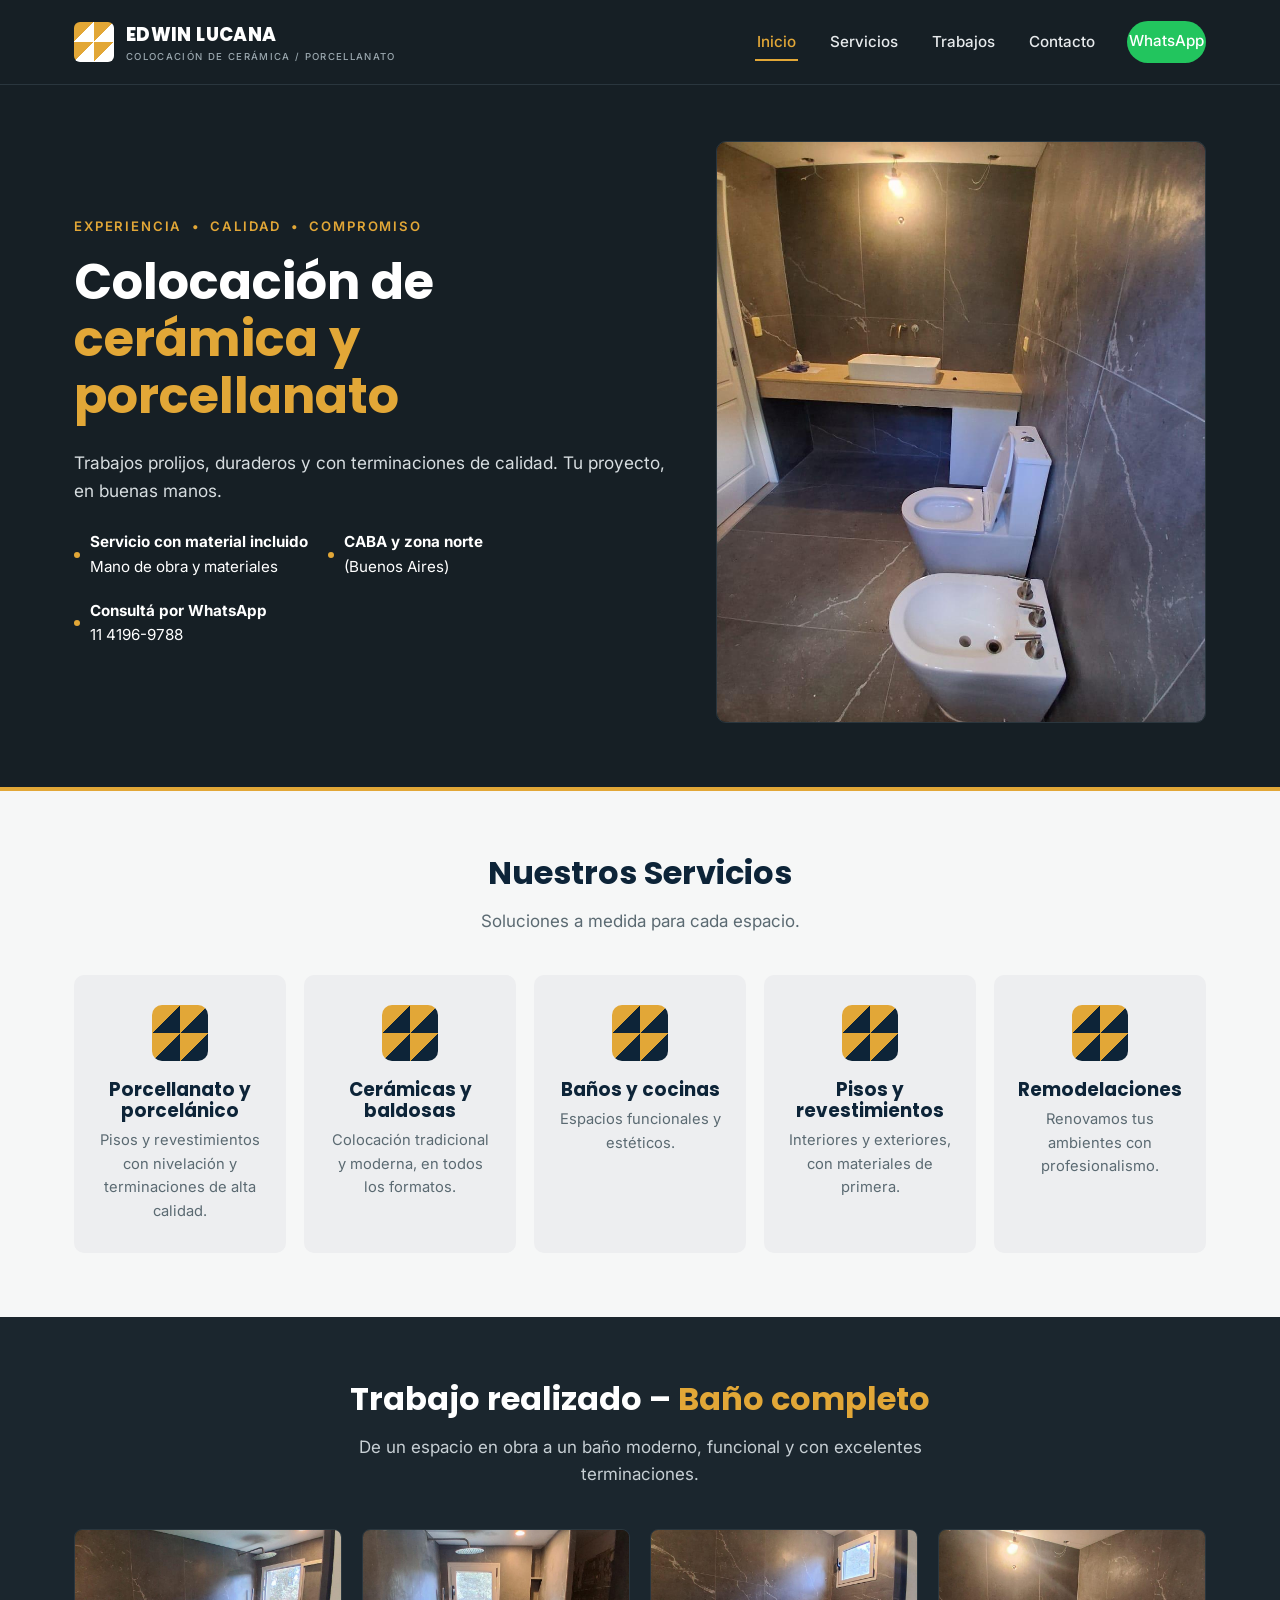
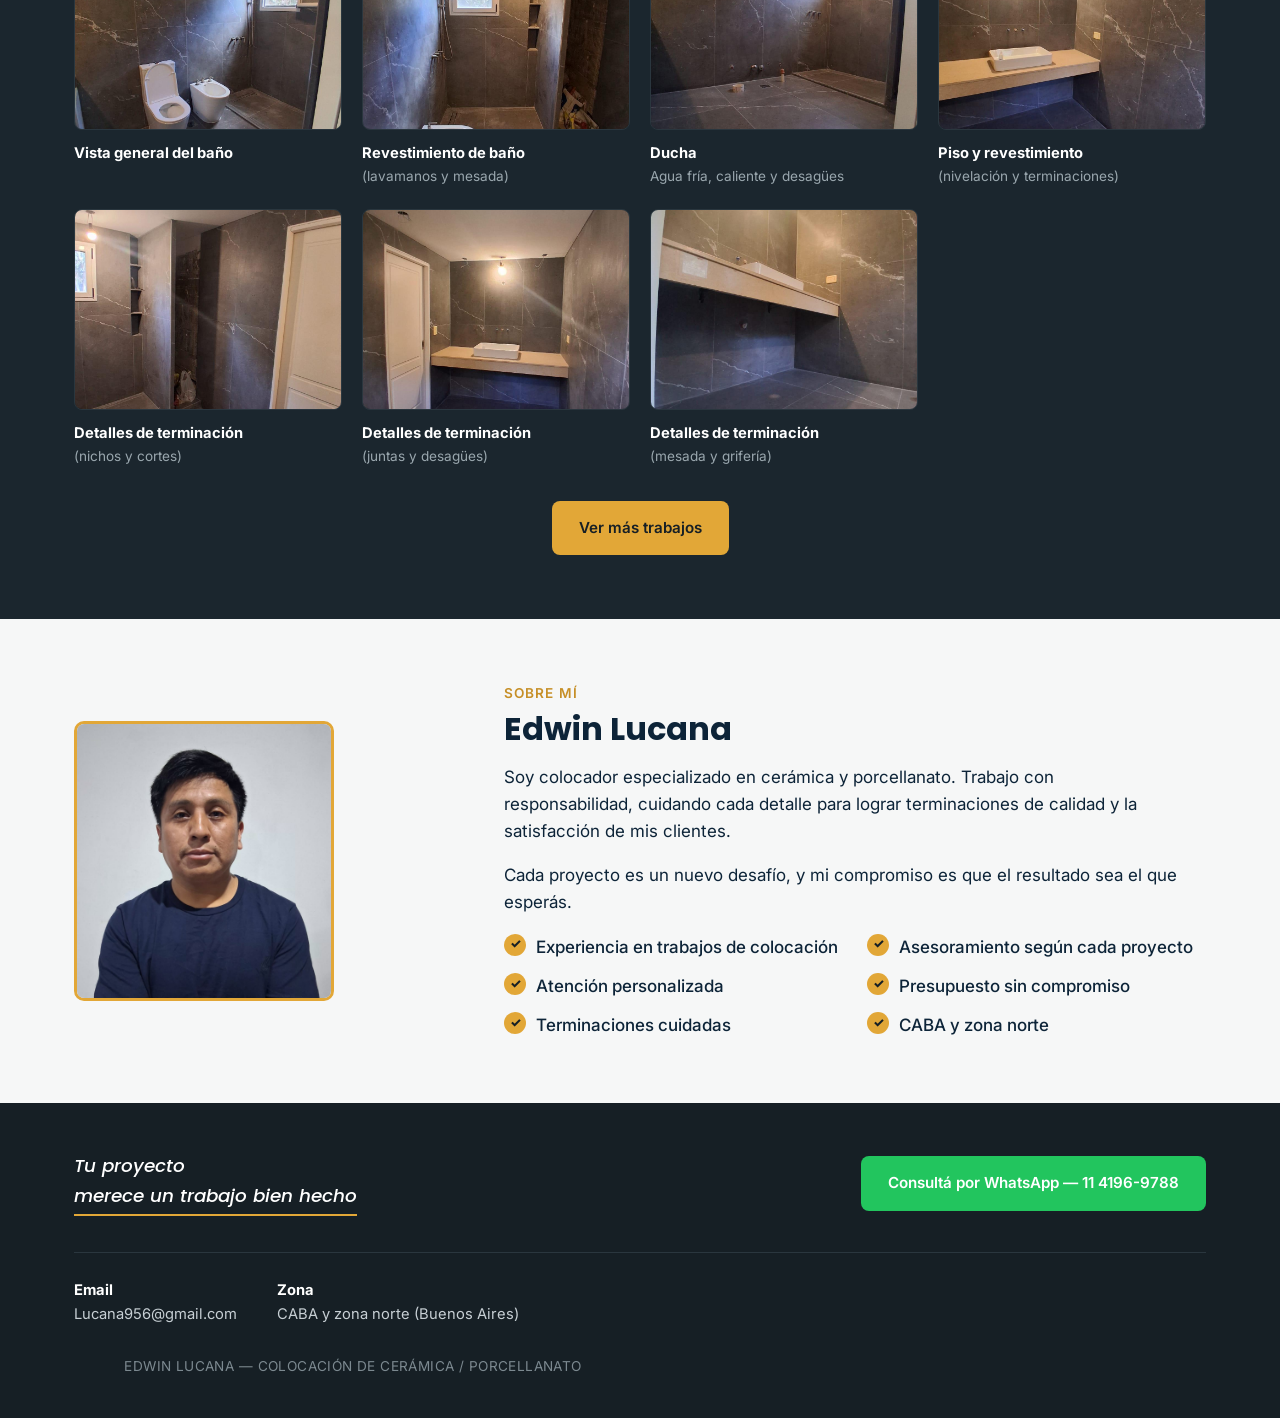
<file: index.html>
<!DOCTYPE html>
<html lang="es">
<head>
<meta charset="UTF-8">
<meta name="viewport" content="width=device-width, initial-scale=1">
<title>Edwin Lucana — Colocación de Cerámica / Porcellanato</title>
<meta name="description" content="Colocación de cerámica y porcellanato en CABA y zona norte. Trabajos prolijos, duraderos y con terminaciones de calidad.">
<link rel="stylesheet" href="css/style.css">
</head>
<body>

<header class="site-header">
  <div class="wrap">
    <a class="brand" href="index.html">
      <span class="brand-mark" aria-hidden="true"></span>
      <span><strong>EDWIN LUCANA</strong><small>COLOCACIÓN DE CERÁMICA / PORCELLANATO</small></span>
    </a>
    <button class="nav-toggle" aria-label="Abrir menú" aria-expanded="false"><span></span></button>
    <nav class="primary">
      <ul>
        <li><a href="index.html" aria-current="page">Inicio</a></li>
        <li><a href="servicios.html">Servicios</a></li>
        <li><a href="galeria.html">Trabajos</a></li>
        <li><a href="contacto.html">Contacto</a></li>
        <li><a class="nav-whatsapp" href="https://wa.me/5491141969788">WhatsApp</a></li>
      </ul>
    </nav>
  </div>
</header>

<section class="hero">
  <div class="wrap">
    <div>
      <div class="eyebrow">EXPERIENCIA &nbsp;•&nbsp; CALIDAD &nbsp;•&nbsp; COMPROMISO</div>
      <h1>Colocación de<span>cerámica y porcellanato</span></h1>
      <p class="lead">Trabajos prolijos, duraderos y con terminaciones de calidad. Tu proyecto, en buenas manos.</p>
      <div class="hero-meta">
        <div class="item"><span class="dot"></span><div><strong>Servicio con material incluido</strong>Mano de obra y materiales</div></div>
        <div class="item"><span class="dot"></span><div><strong>CABA y zona norte</strong>(Buenos Aires)</div></div>
        <div class="item"><span class="dot"></span><div><strong>Consultá por WhatsApp</strong>11 4196-9788</div></div>
      </div>
    </div>
    <div class="hero-photo">
      <img src="img/hero.jpg" alt="Ducha revestida en porcelanato símil piedra, con nicho de madera y ventana" width="800" height="580">
    </div>
  </div>
</section>

<section>
  <div class="wrap">
    <div class="section-head">
      <h2>Nuestros Servicios</h2>
      <p>Soluciones a medida para cada espacio.</p>
    </div>
    <div class="services-grid">
      <div class="service-card">
        <div class="service-icon" aria-hidden="true"></div>
        <h3>Porcellanato y porcelánico</h3>
        <p>Pisos y revestimientos con nivelación y terminaciones de alta calidad.</p>
      </div>
      <div class="service-card">
        <div class="service-icon" aria-hidden="true"></div>
        <h3>Cerámicas y baldosas</h3>
        <p>Colocación tradicional y moderna, en todos los formatos.</p>
      </div>
      <div class="service-card">
        <div class="service-icon" aria-hidden="true"></div>
        <h3>Baños y cocinas</h3>
        <p>Espacios funcionales y estéticos.</p>
      </div>
      <div class="service-card">
        <div class="service-icon" aria-hidden="true"></div>
        <h3>Pisos y revestimientos</h3>
        <p>Interiores y exteriores, con materiales de primera.</p>
      </div>
      <div class="service-card">
        <div class="service-icon" aria-hidden="true"></div>
        <h3>Remodelaciones</h3>
        <p>Renovamos tus ambientes con profesionalismo.</p>
      </div>
    </div>
  </div>
</section>

<section class="on-dark">
  <div class="wrap">
    <div class="section-head on-dark">
      <h2>Trabajo realizado – <span style="color:var(--gold)">Baño completo</span></h2>
      <p>De un espacio en obra a un baño moderno, funcional y con excelentes terminaciones.</p>
    </div>
    <div class="gallery-grid">
      <figure>
        <div class="frame">
          <img src="img/g1.jpg" alt="Vista general del baño terminado">
        </div>
        <figcaption><strong>Vista general del baño</strong></figcaption>
      </figure>
      <figure>
        <div class="frame"><img src="img/g2.jpg" alt="Mesada y bacha de baño revestidas en porcelanato"></div>
        <figcaption><strong>Revestimiento de baño</strong><span>(lavamanos y mesada)</span></figcaption>
      </figure>
      <figure>
        <div class="frame"><img src="img/g3.jpg" alt="Ducha con revestimiento de porcelanato y ventana"></div>
        <figcaption><strong>Ducha</strong><span>Agua fría, caliente y desagües</span></figcaption>
      </figure>
      <figure>
        <div class="frame"><img src="img/g4.jpg" alt="Piso e inodoro con bidet revestidos"></div>
        <figcaption><strong>Piso y revestimiento</strong><span>(nivelación y terminaciones)</span></figcaption>
      </figure>
      <figure>
        <div class="frame"><img src="img/g5.jpg" alt="Nicho de madera con cortes de precisión"></div>
        <figcaption><strong>Detalles de terminación</strong><span>(nichos y cortes)</span></figcaption>
      </figure>
      <figure>
        <div class="frame"><img src="img/g6.jpg" alt="Piso de ducha con desagüe lineal"></div>
        <figcaption><strong>Detalles de terminación</strong><span>(juntas y desagües)</span></figcaption>
      </figure>
      <figure>
        <div class="frame"><img src="img/g7.jpg" alt="Mesada y grifería terminadas"></div>
        <figcaption><strong>Detalles de terminación</strong><span>(mesada y grifería)</span></figcaption>
      </figure>
    </div>
    <div style="text-align:center; margin-top:32px;"><a class="btn btn-gold" href="galeria.html">Ver más trabajos</a></div>
  </div>
</section>

<section>
  <div class="wrap about-wrap">
    <img class="about-photo" src="img/portrait.jpg" alt="Edwin Lucana">
    <div class="about-text">
      <div class="kicker">SOBRE MÍ</div>
      <h2 style="text-align:left">Edwin Lucana</h2>
      <p>Soy colocador especializado en cerámica y porcellanato. Trabajo con responsabilidad, cuidando cada detalle para lograr terminaciones de calidad y la satisfacción de mis clientes.</p>
      <p>Cada proyecto es un nuevo desafío, y mi compromiso es que el resultado sea el que esperás.</p>
      <div class="about-cols">
        <ul class="checklist">
          <li><span class="tick">✓</span>Experiencia en trabajos de colocación</li>
          <li><span class="tick">✓</span>Atención personalizada</li>
          <li><span class="tick">✓</span>Terminaciones cuidadas</li>
        </ul>
        <ul class="checklist">
          <li><span class="tick">✓</span>Asesoramiento según cada proyecto</li>
          <li><span class="tick">✓</span>Presupuesto sin compromiso</li>
          <li><span class="tick">✓</span>CABA y zona norte</li>
        </ul>
      </div>
    </div>
  </div>
</section>

<footer class="site-footer">
  <div class="wrap">
    <div class="footer-cta">
      <div class="script">Tu proyecto<br>merece un trabajo bien hecho</div>
      <a class="btn btn-whatsapp" href="https://wa.me/5491141969788">Consultá por WhatsApp — 11 4196-9788</a>
    </div>
    <div class="footer-info">
      <div class="item"><div><strong>Email</strong>Lucana956@gmail.com</div></div>
      <div class="item"><div><strong>Zona</strong>CABA y zona norte (Buenos Aires)</div></div>
    </div>
    <p class="footer-bottom" style="margin-top:30px;">EDWIN LUCANA — COLOCACIÓN DE CERÁMICA / PORCELLANATO</p>
  </div>
</footer>

<script src="js/script.js"></script>
</body>
</html>
</file>
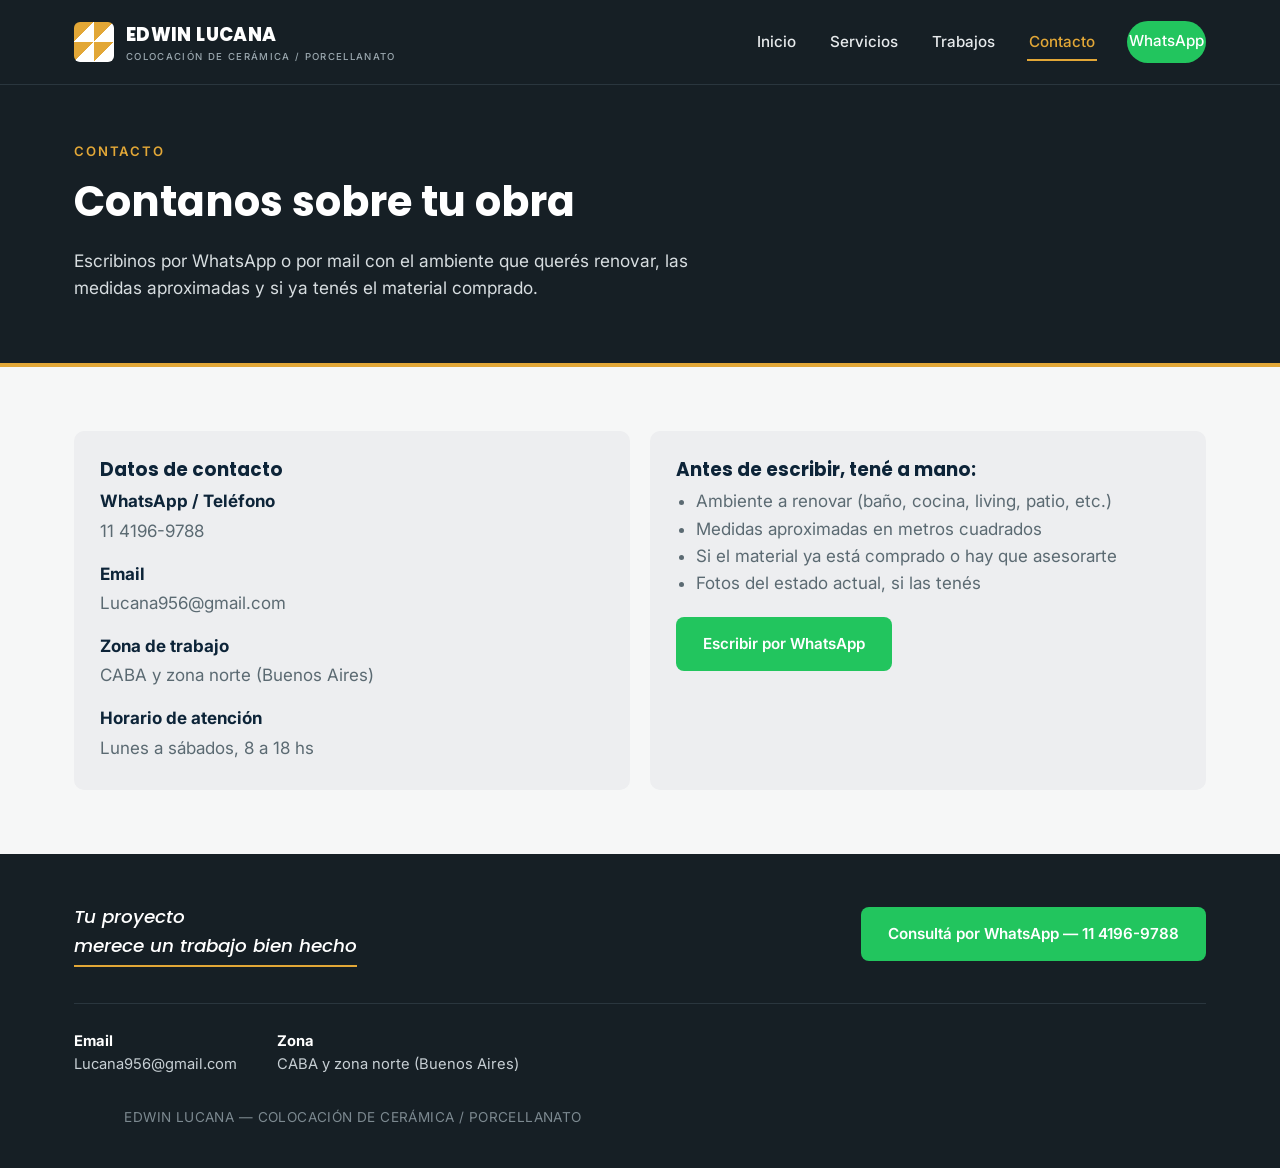
<file: contacto.html>
<!DOCTYPE html>
<html lang="es">
<head>
<meta charset="UTF-8">
<meta name="viewport" content="width=device-width, initial-scale=1">
<title>Contacto | Edwin Lucana — Colocación de Cerámica / Porcellanato</title>
<meta name="description" content="Solicitá un presupuesto para colocación de cerámica o porcellanato en CABA y zona norte.">
<link rel="stylesheet" href="css/style.css">
</head>
<body>

<header class="site-header">
  <div class="wrap">
    <a class="brand" href="index.html">
      <span class="brand-mark" aria-hidden="true"></span>
      <span><strong>EDWIN LUCANA</strong><small>COLOCACIÓN DE CERÁMICA / PORCELLANATO</small></span>
    </a>
    <button class="nav-toggle" aria-label="Abrir menú" aria-expanded="false"><span></span></button>
    <nav class="primary">
      <ul>
        <li><a href="index.html">Inicio</a></li>
        <li><a href="servicios.html">Servicios</a></li>
        <li><a href="galeria.html">Trabajos</a></li>
        <li><a href="contacto.html" aria-current="page">Contacto</a></li>
        <li><a class="nav-whatsapp" href="https://wa.me/5491141969788">WhatsApp</a></li>
      </ul>
    </nav>
  </div>
</header>

<section class="hero" style="padding-bottom:44px;">
  <div class="wrap" style="grid-template-columns: 1fr;">
    <div>
      <div class="eyebrow">CONTACTO</div>
      <h1 style="font-size:clamp(2rem,4vw,2.6rem)">Contanos sobre tu obra</h1>
      <p class="lead">Escribinos por WhatsApp o por mail con el ambiente que querés renovar, las medidas aproximadas y si ya tenés el material comprado.</p>
    </div>
  </div>
</section>

<section>
  <div class="wrap contact-grid">
    <div class="tile">
      <h3>Datos de contacto</h3>
      <dl>
        <dt>WhatsApp / Teléfono</dt>
        <dd><a href="https://wa.me/5491141969788">11 4196-9788</a></dd>
        <dt>Email</dt>
        <dd><a href="mailto:Lucana956@gmail.com">Lucana956@gmail.com</a></dd>
        <dt>Zona de trabajo</dt>
        <dd>CABA y zona norte (Buenos Aires)</dd>
        <dt>Horario de atención</dt>
        <dd>Lunes a sábados, 8 a 18 hs</dd>
      </dl>
    </div>
    <div class="tile">
      <h3>Antes de escribir, tené a mano:</h3>
      <ul style="padding-left:20px; color:#5b6a72; margin:0 0 20px;">
        <li>Ambiente a renovar (baño, cocina, living, patio, etc.)</li>
        <li>Medidas aproximadas en metros cuadrados</li>
        <li>Si el material ya está comprado o hay que asesorarte</li>
        <li>Fotos del estado actual, si las tenés</li>
      </ul>
      <a class="btn btn-whatsapp" href="https://wa.me/5491141969788">Escribir por WhatsApp</a>
    </div>
  </div>
</section>

<footer class="site-footer">
  <div class="wrap">
    <div class="footer-cta">
      <div class="script">Tu proyecto<br>merece un trabajo bien hecho</div>
      <a class="btn btn-whatsapp" href="https://wa.me/5491141969788">Consultá por WhatsApp — 11 4196-9788</a>
    </div>
    <div class="footer-info">
      <div class="item"><div><strong>Email</strong>Lucana956@gmail.com</div></div>
      <div class="item"><div><strong>Zona</strong>CABA y zona norte (Buenos Aires)</div></div>
    </div>
    <p class="footer-bottom" style="margin-top:30px;">EDWIN LUCANA — COLOCACIÓN DE CERÁMICA / PORCELLANATO</p>
  </div>
</footer>

<script src="js/script.js"></script>
</body>
</html>
</file>
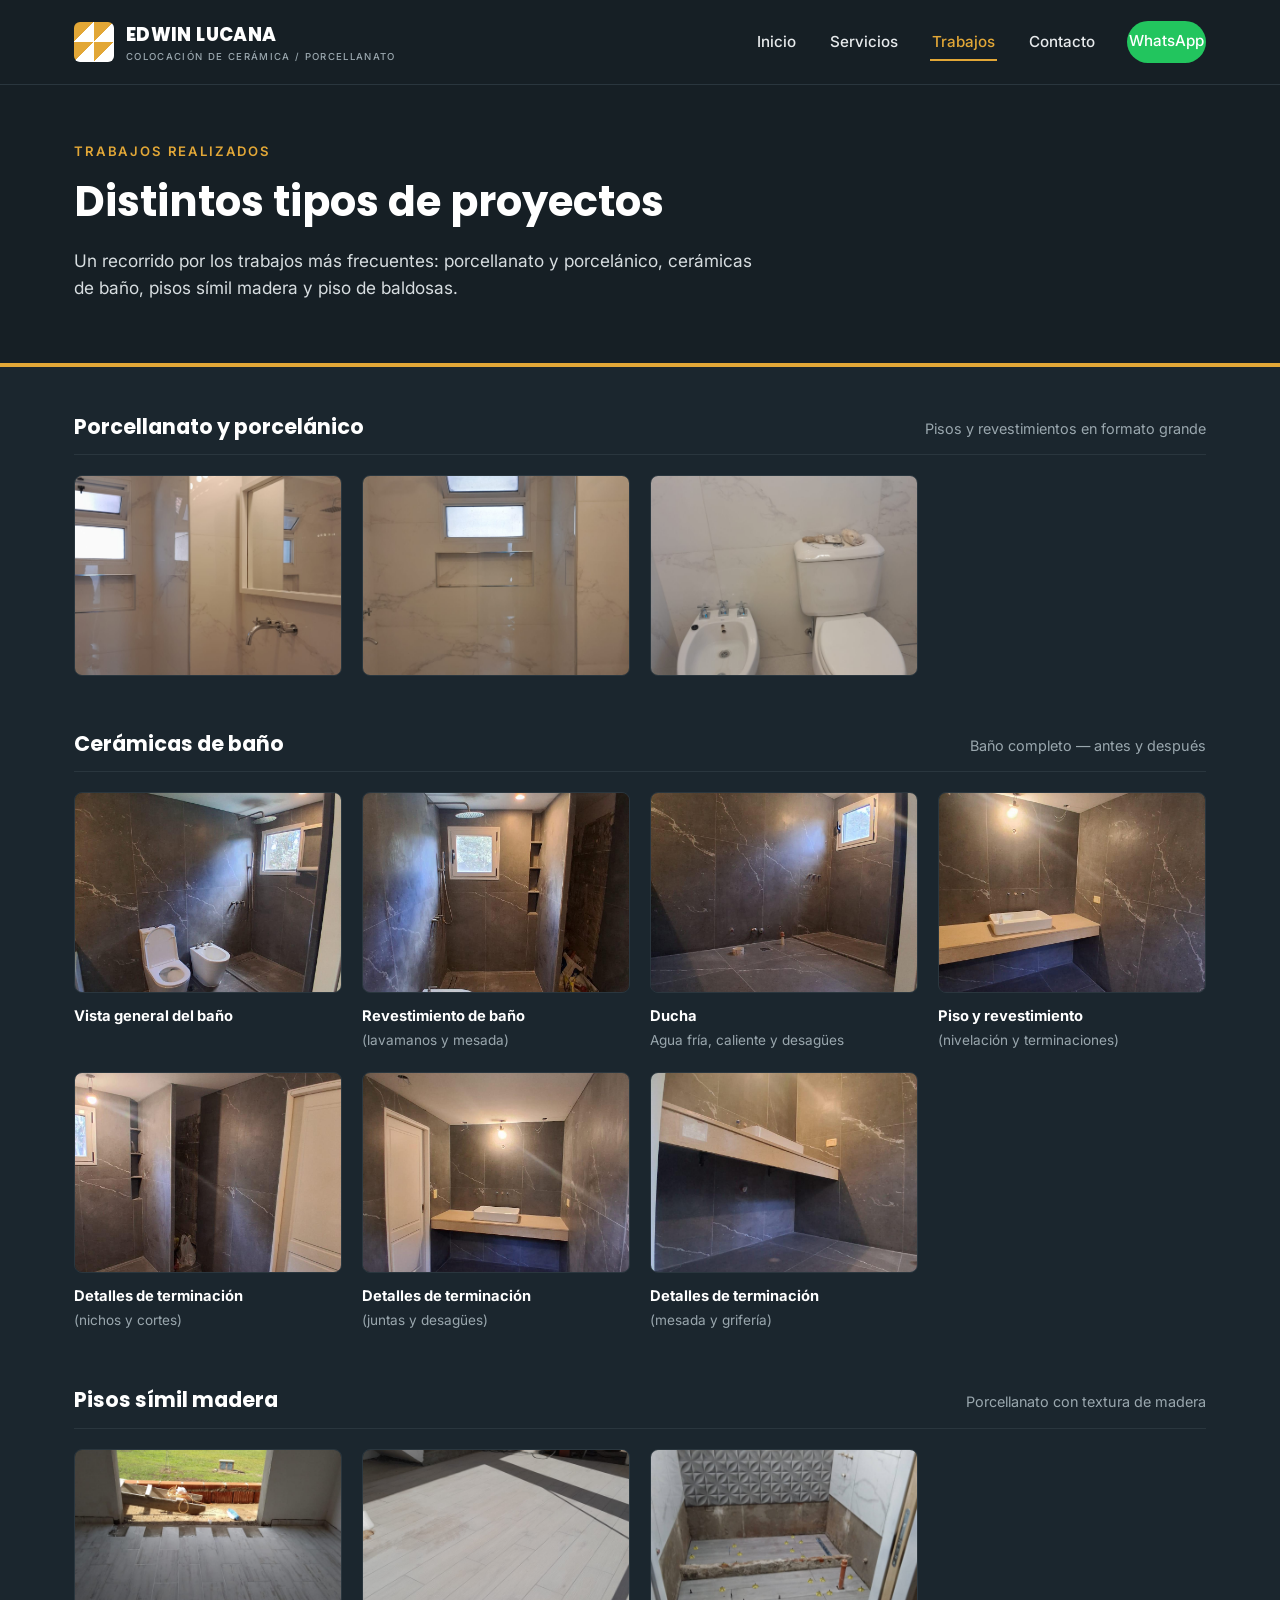
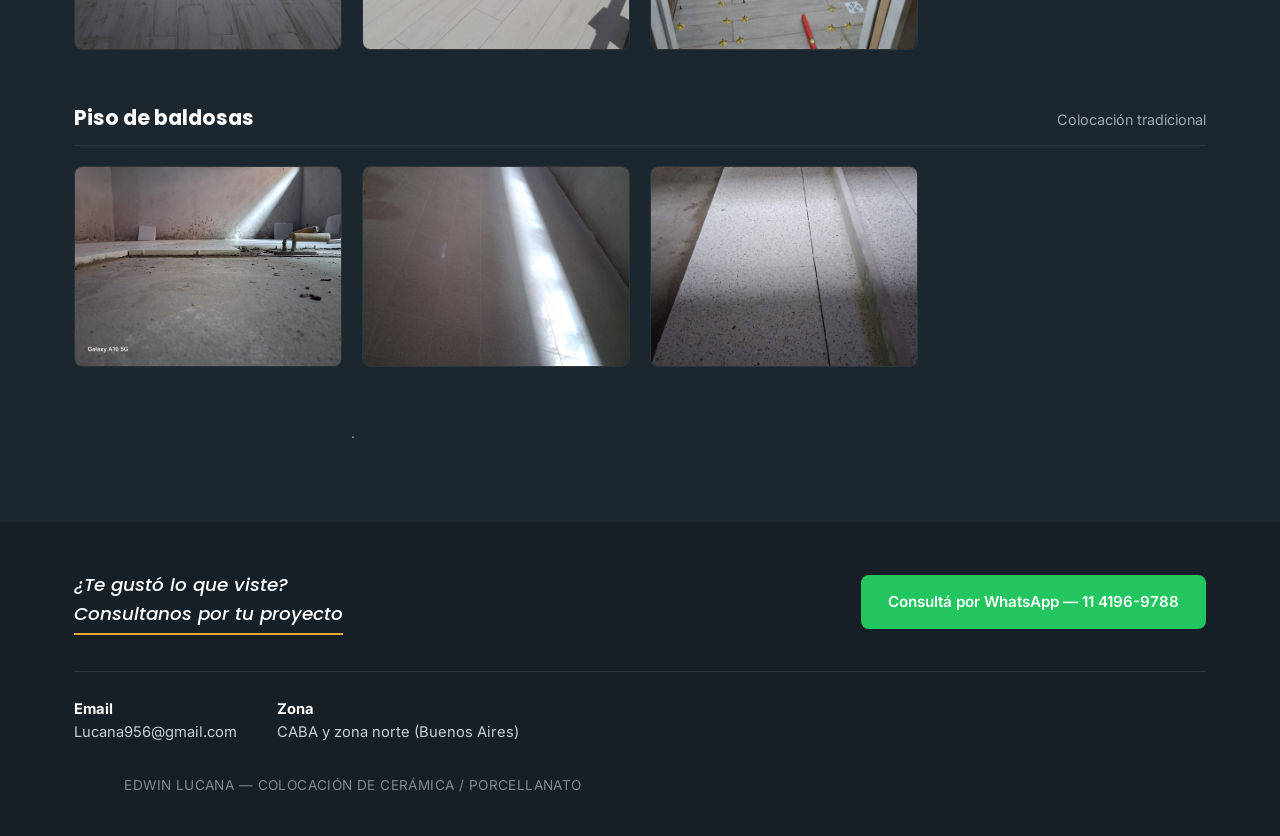
<file: galeria.html>
<!DOCTYPE html>
<html lang="es">
<head>
<meta charset="UTF-8">
<meta name="viewport" content="width=device-width, initial-scale=1">
<title>Trabajos | Edwin Lucana — Colocación de Cerámica / Porcellanato</title>
<meta name="description" content="Galería de trabajos realizados: porcellanato, cerámicas de baño, pisos símil madera y piso de baldosas.">
<link rel="stylesheet" href="css/style.css">
</head>
<body>

<header class="site-header">
  <div class="wrap">
    <a class="brand" href="index.html">
      <span class="brand-mark" aria-hidden="true"></span>
      <span><strong>EDWIN LUCANA</strong><small>COLOCACIÓN DE CERÁMICA / PORCELLANATO</small></span>
    </a>
    <button class="nav-toggle" aria-label="Abrir menú" aria-expanded="false"><span></span></button>
    <nav class="primary">
      <ul>
        <li><a href="index.html">Inicio</a></li>
        <li><a href="servicios.html">Servicios</a></li>
        <li><a href="galeria.html" aria-current="page">Trabajos</a></li>
        <li><a href="contacto.html">Contacto</a></li>
        <li><a class="nav-whatsapp" href="https://wa.me/5491141969788">WhatsApp</a></li>
      </ul>
    </nav>
  </div>
</header>

<section class="hero" style="padding-bottom:44px;">
  <div class="wrap" style="grid-template-columns: 1fr;">
    <div>
      <div class="eyebrow">TRABAJOS REALIZADOS</div>
      <h1 style="font-size:clamp(2rem,4vw,2.6rem)">Distintos tipos de proyectos</h1>
      <p class="lead">Un recorrido por los trabajos más frecuentes: porcellanato y porcelánico, cerámicas de baño, pisos símil madera y piso de baldosas.</p>
    </div>
  </div>
</section>

<section class="on-dark" style="padding-top:48px;">
  <div class="wrap">

    <div class="project-block">
      <div class="project-head">
        <h3>Porcellanato y porcelánico</h3>
        <span>Pisos y revestimientos en formato grande</span>
      </div>
      <div class="gallery-grid">
        <figure>
          <div class="frame"><img src="img/porcellanato-1.jpg" alt="Porcellanato" onerror="this.style.display='none'; this.parentElement.classList.add('placeholder'); this.nextElementSibling.style.display='block';"><div class="placeholder-inner" style="display:none"><span class="cam-icon">📷</span><span>Agregá tu foto de porcellanato</span><code>porcellanato-1.jpg</code></div></div>
        </figure>
        <figure>
          <div class="frame"><img src="img/porcellanato-2.jpg" alt="Porcellanato" onerror="this.style.display='none'; this.parentElement.classList.add('placeholder'); this.nextElementSibling.style.display='block';"><div class="placeholder-inner" style="display:none"><span class="cam-icon">📷</span><span>Agregá tu foto de porcellanato</span><code>porcellanato-2.jpg</code></div></div>
        </figure>
        <figure>
          <div class="frame"><img src="img/porcellanato-3.jpg" alt="Porcellanato" onerror="this.style.display='none'; this.parentElement.classList.add('placeholder'); this.nextElementSibling.style.display='block';"><div class="placeholder-inner" style="display:none"><span class="cam-icon">📷</span><span>Agregá tu foto de porcellanato</span><code>porcellanato-3.jpg</code></div></div>
        </figure>
      </div>
    </div>

    <div class="project-block">
      <div class="project-head">
        <h3>Cerámicas de baño</h3>
        <span>Baño completo — antes y después</span>
      </div>
      <div class="gallery-grid">
        <figure>
          <div class="frame"><img src="img/g1.jpg" alt="Vista general del baño terminado"></div>
          <figcaption><strong>Vista general del baño</strong></figcaption>
        </figure>
        <figure>
          <div class="frame"><img src="img/g2.jpg" alt="Mesada y bacha de baño revestidas en porcelanato"></div>
          <figcaption><strong>Revestimiento de baño</strong><span>(lavamanos y mesada)</span></figcaption>
        </figure>
        <figure>
          <div class="frame"><img src="img/g3.jpg" alt="Ducha con revestimiento de porcelanato y ventana"></div>
          <figcaption><strong>Ducha</strong><span>Agua fría, caliente y desagües</span></figcaption>
        </figure>
        <figure>
          <div class="frame"><img src="img/g4.jpg" alt="Piso e inodoro con bidet revestidos"></div>
          <figcaption><strong>Piso y revestimiento</strong><span>(nivelación y terminaciones)</span></figcaption>
        </figure>
        <figure>
          <div class="frame"><img src="img/g5.jpg" alt="Nicho de madera con cortes de precisión"></div>
          <figcaption><strong>Detalles de terminación</strong><span>(nichos y cortes)</span></figcaption>
        </figure>
        <figure>
          <div class="frame"><img src="img/g6.jpg" alt="Piso de ducha con desagüe lineal"></div>
          <figcaption><strong>Detalles de terminación</strong><span>(juntas y desagües)</span></figcaption>
        </figure>
        <figure>
          <div class="frame"><img src="img/g7.jpg" alt="Mesada y grifería terminadas"></div>
          <figcaption><strong>Detalles de terminación</strong><span>(mesada y grifería)</span></figcaption>
        </figure>
      </div>
    </div>

    <div class="project-block">
      <div class="project-head">
        <h3>Pisos símil madera</h3>
        <span>Porcellanato con textura de madera</span>
      </div>
      <div class="gallery-grid">
        <figure>
          <div class="frame"><img src="img/madera-1.jpg" alt="Piso símil madera" onerror="this.style.display='none'; this.parentElement.classList.add('placeholder'); this.nextElementSibling.style.display='block';"><div class="placeholder-inner" style="display:none"><span class="cam-icon">📷</span><span>Agregá tu foto de piso símil madera</span><code>madera-1.jpg</code></div></div>
        </figure>
        <figure>
          <div class="frame"><img src="img/madera-2.jpg" alt="Piso símil madera" onerror="this.style.display='none'; this.parentElement.classList.add('placeholder'); this.nextElementSibling.style.display='block';"><div class="placeholder-inner" style="display:none"><span class="cam-icon">📷</span><span>Agregá tu foto de piso símil madera</span><code>madera-2.jpg</code></div></div>
        </figure>
        <figure>
          <div class="frame"><img src="img/madera-3.jpg" alt="Piso símil madera" onerror="this.style.display='none'; this.parentElement.classList.add('placeholder'); this.nextElementSibling.style.display='block';"><div class="placeholder-inner" style="display:none"><span class="cam-icon">📷</span><span>Agregá tu foto de piso símil madera</span><code>madera-3.jpg</code></div></div>
        </figure>
      </div>
    </div>

    <div class="project-block">
      <div class="project-head">
        <h3>Piso de baldosas</h3>
        <span>Colocación tradicional</span>
      </div>
      <div class="gallery-grid">
        <figure>
          <div class="frame"><img src="img/baldosas-1.jpg" alt="Piso de baldosas" onerror="this.style.display='none'; this.parentElement.classList.add('placeholder'); this.nextElementSibling.style.display='block';"><div class="placeholder-inner" style="display:none"><span class="cam-icon">📷</span><span>Agregá tu foto de piso de baldosas</span><code>baldosas-1.jpg</code></div></div>
        </figure>
        <figure>
          <div class="frame"><img src="img/baldosas-2.jpg" alt="Piso de baldosas" onerror="this.style.display='none'; this.parentElement.classList.add('placeholder'); this.nextElementSibling.style.display='block';"><div class="placeholder-inner" style="display:none"><span class="cam-icon">📷</span><span>Agregá tu foto de piso de baldosas</span><code>baldosas-2.jpg</code></div></div>
        </figure>
        <figure>
          <div class="frame"><img src="img/baldosas-3.jpg" alt="Piso de baldosas" onerror="this.style.display='none'; this.parentElement.classList.add('placeholder'); this.nextElementSibling.style.display='block';"><div class="placeholder-inner" style="display:none"><span class="cam-icon">📷</span><span>Agregá tu foto de piso de baldosas</span><code>baldosas-3.jpg</code></div></div>
        </figure>
      </div>
    </div>

    <p style="text-align:center; color:#9AA7AE; font-size:0.85rem; margin-top:56px;">.</p>
  </div>
</section>

<footer class="site-footer">
  <div class="wrap">
    <div class="footer-cta">
      <div class="script">¿Te gustó lo que viste?<br>Consultanos por tu proyecto</div>
      <a class="btn btn-whatsapp" href="https://wa.me/5491141969788">Consultá por WhatsApp — 11 4196-9788</a>
    </div>
    <div class="footer-info">
      <div class="item"><div><strong>Email</strong>Lucana956@gmail.com</div></div>
      <div class="item"><div><strong>Zona</strong>CABA y zona norte (Buenos Aires)</div></div>
    </div>
    <p class="footer-bottom" style="margin-top:30px;">EDWIN LUCANA — COLOCACIÓN DE CERÁMICA / PORCELLANATO</p>
  </div>
</footer>

<script src="js/script.js"></script>
</body>
</html>
</file>
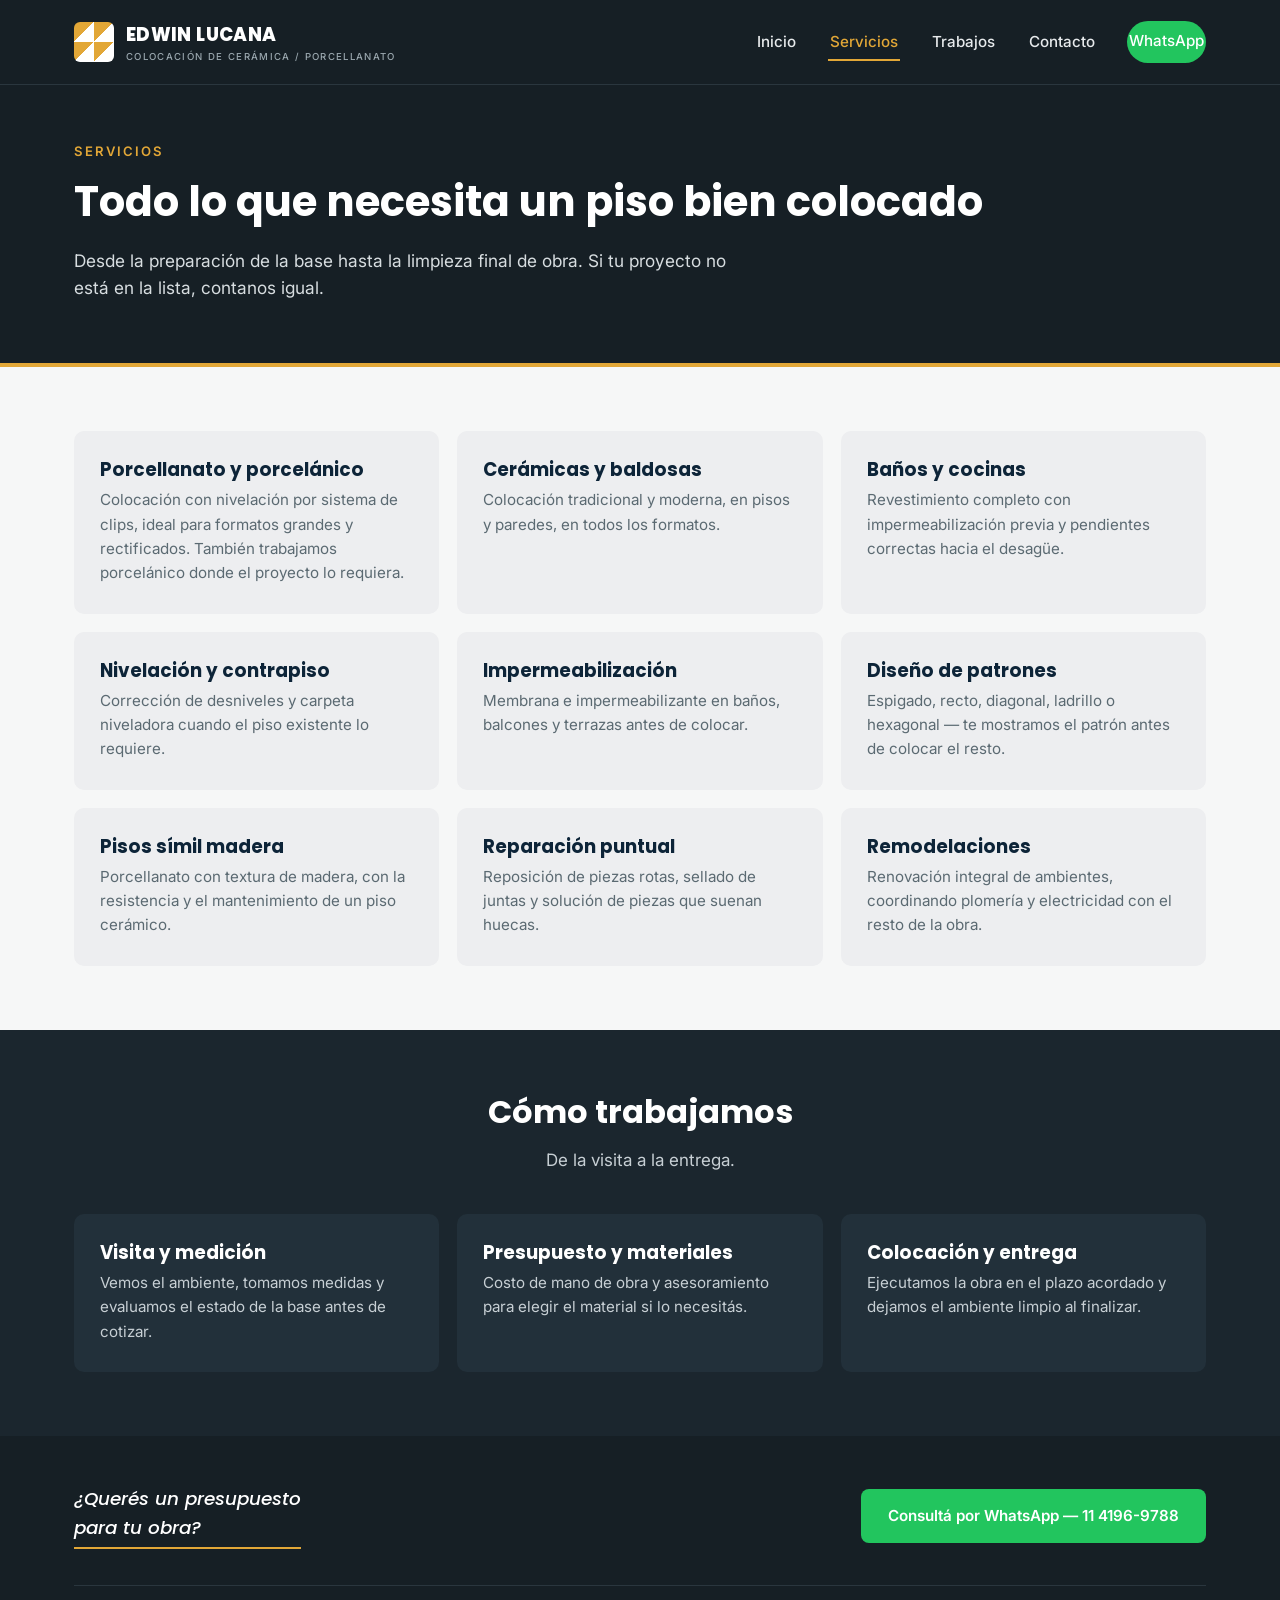
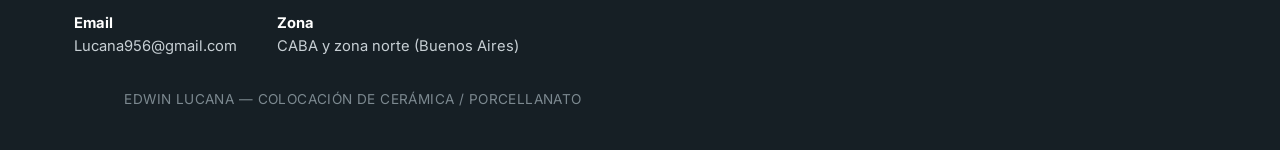
<file: servicios.html>
<!DOCTYPE html>
<html lang="es">
<head>
<meta charset="UTF-8">
<meta name="viewport" content="width=device-width, initial-scale=1">
<title>Servicios | Edwin Lucana — Colocación de Cerámica / Porcellanato</title>
<meta name="description" content="Instalación de porcellanato y cerámica, revestimientos, impermeabilización, nivelación de contrapiso y diseño de patrones.">
<link rel="stylesheet" href="css/style.css">
</head>
<body>

<header class="site-header">
  <div class="wrap">
    <a class="brand" href="index.html">
      <span class="brand-mark" aria-hidden="true"></span>
      <span><strong>EDWIN LUCANA</strong><small>COLOCACIÓN DE CERÁMICA / PORCELLANATO</small></span>
    </a>
    <button class="nav-toggle" aria-label="Abrir menú" aria-expanded="false"><span></span></button>
    <nav class="primary">
      <ul>
        <li><a href="index.html">Inicio</a></li>
        <li><a href="servicios.html" aria-current="page">Servicios</a></li>
        <li><a href="galeria.html">Trabajos</a></li>
        <li><a href="contacto.html">Contacto</a></li>
        <li><a class="nav-whatsapp" href="https://wa.me/5491141969788">WhatsApp</a></li>
      </ul>
    </nav>
  </div>
</header>

<section class="hero" style="padding-bottom:44px;">
  <div class="wrap" style="grid-template-columns: 1fr;">
    <div>
      <div class="eyebrow">SERVICIOS</div>
      <h1 style="font-size:clamp(2rem,4vw,2.6rem)">Todo lo que necesita un piso bien colocado</h1>
      <p class="lead">Desde la preparación de la base hasta la limpieza final de obra. Si tu proyecto no está en la lista, contanos igual.</p>
    </div>
  </div>
</section>

<section>
  <div class="wrap">
    <div class="grid grid-3">
      <div class="tile"><h3>Porcellanato y porcelánico</h3><p>Colocación con nivelación por sistema de clips, ideal para formatos grandes y rectificados. También trabajamos porcelánico donde el proyecto lo requiera.</p></div>
      <div class="tile"><h3>Cerámicas y baldosas</h3><p>Colocación tradicional y moderna, en pisos y paredes, en todos los formatos.</p></div>
      <div class="tile"><h3>Baños y cocinas</h3><p>Revestimiento completo con impermeabilización previa y pendientes correctas hacia el desagüe.</p></div>
      <div class="tile"><h3>Nivelación y contrapiso</h3><p>Corrección de desniveles y carpeta niveladora cuando el piso existente lo requiere.</p></div>
      <div class="tile"><h3>Impermeabilización</h3><p>Membrana e impermeabilizante en baños, balcones y terrazas antes de colocar.</p></div>
      <div class="tile"><h3>Diseño de patrones</h3><p>Espigado, recto, diagonal, ladrillo o hexagonal — te mostramos el patrón antes de colocar el resto.</p></div>
      <div class="tile"><h3>Pisos símil madera</h3><p>Porcellanato con textura de madera, con la resistencia y el mantenimiento de un piso cerámico.</p></div>
      <div class="tile"><h3>Reparación puntual</h3><p>Reposición de piezas rotas, sellado de juntas y solución de piezas que suenan huecas.</p></div>
      <div class="tile"><h3>Remodelaciones</h3><p>Renovación integral de ambientes, coordinando plomería y electricidad con el resto de la obra.</p></div>
    </div>
  </div>
</section>

<section class="on-dark">
  <div class="wrap">
    <div class="section-head on-dark">
      <h2>Cómo trabajamos</h2>
      <p>De la visita a la entrega.</p>
    </div>
    <div class="grid grid-3">
      <div class="tile" style="background:#22303A"><h3 style="color:#fff">Visita y medición</h3><p style="color:#C7CFD4">Vemos el ambiente, tomamos medidas y evaluamos el estado de la base antes de cotizar.</p></div>
      <div class="tile" style="background:#22303A"><h3 style="color:#fff">Presupuesto y materiales</h3><p style="color:#C7CFD4">Costo de mano de obra y asesoramiento para elegir el material si lo necesitás.</p></div>
      <div class="tile" style="background:#22303A"><h3 style="color:#fff">Colocación y entrega</h3><p style="color:#C7CFD4">Ejecutamos la obra en el plazo acordado y dejamos el ambiente limpio al finalizar.</p></div>
    </div>
  </div>
</section>

<footer class="site-footer">
  <div class="wrap">
    <div class="footer-cta">
      <div class="script">¿Querés un presupuesto<br>para tu obra?</div>
      <a class="btn btn-whatsapp" href="https://wa.me/5491141969788">Consultá por WhatsApp — 11 4196-9788</a>
    </div>
    <div class="footer-info">
      <div class="item"><div><strong>Email</strong>Lucana956@gmail.com</div></div>
      <div class="item"><div><strong>Zona</strong>CABA y zona norte (Buenos Aires)</div></div>
    </div>
    <p class="footer-bottom" style="margin-top:30px;">EDWIN LUCANA — COLOCACIÓN DE CERÁMICA / PORCELLANATO</p>
  </div>
</footer>

<script src="js/script.js"></script>
</body>
</html>
</file>
<file: css/style.css>
/* =========================================================
   Edwin Lucana — Colocación de Cerámica / Porcellanato
   Rediseño basado en la referencia del cliente:
   header y secciones oscuras en azul-carbón, acento dorado,
   fotos reales de obra, secciones claras intercaladas.
   ========================================================= */

@import url('https://fonts.googleapis.com/css2?family=Poppins:wght@400;500;600;700;800&family=Inter:wght@400;500;600&display=swap');

:root{
  --navy: #161F25;        /* fondo oscuro principal */
  --navy-2: #1B262E;       /* fondo oscuro alterno (galería) */
  --gold: #E2A737;         /* acento dorado */
  --gold-dark: #C68F27;
  --paper: #F6F7F7;        /* fondo claro */
  --card: #EDEEF0;         /* tarjetas sobre fondo claro */
  --ink: #0D2438;          /* texto oscuro sobre fondo claro */
  --line: #2A363E;         /* líneas sobre fondo oscuro */
  --whatsapp: #22C55E;
  --whatsapp-dark: #189549;
  --max: 1180px;
}

*{ box-sizing: border-box; }
html{ scroll-behavior: smooth; }

body{
  margin: 0;
  background: var(--paper);
  color: var(--ink);
  font-family: 'Inter', Arial, sans-serif;
  font-size: 17px;
  line-height: 1.6;
}

h1, h2, h3, h4{
  font-family: 'Poppins', Arial, sans-serif;
  font-weight: 700;
  line-height: 1.15;
  margin: 0 0 0.5em;
}

h1{ font-size: clamp(2.1rem, 4.6vw, 3.1rem); }
h2{ font-size: clamp(1.5rem, 3vw, 2rem); text-align: center; }
h3{ font-size: 1.15rem; }

p{ margin: 0 0 1em; max-width: 62ch; }
.dark p{ color: #C7CFD4; }

a{ color: inherit; text-decoration: none; }

img{ max-width: 100%; display: block; }

.wrap{ max-width: var(--max); margin: 0 auto; padding: 0 24px; }

a:focus-visible, button:focus-visible{
  outline: 2px solid var(--gold);
  outline-offset: 3px;
}

@media (prefers-reduced-motion: reduce){
  *{ animation: none !important; transition: none !important; scroll-behavior: auto !important; }
}

/* ---------- header ---------- */
.site-header{
  background: var(--navy);
  border-bottom: 1px solid var(--line);
  position: sticky;
  top: 0;
  z-index: 10;
}
.site-header .wrap{
  display: flex;
  align-items: center;
  justify-content: space-between;
  height: 84px;
  gap: 20px;
}
.brand{
  display: flex;
  align-items: center;
  gap: 12px;
  color: #fff;
}
.brand-mark{
  width: 40px; height: 40px;
  flex: none;
  background:
    linear-gradient(135deg, var(--gold) 0 50%, transparent 0),
    linear-gradient(-45deg, #fff 0 50%, transparent 0);
  background-size: 20px 20px;
  border-radius: 6px;
}
.brand strong{
  font-family: 'Poppins', sans-serif;
  font-weight: 800;
  font-size: 1.15rem;
  letter-spacing: 0.02em;
  display: block;
}
.brand small{
  display: block;
  font-size: 0.6rem;
  letter-spacing: 0.14em;
  color: #9AA7AE;
  font-weight: 500;
}

nav.primary ul{
  display: flex;
  align-items: center;
  gap: 30px;
  list-style: none;
  margin: 0;
  padding: 0;
}
nav.primary a{
  color: #E7EAEC;
  font-weight: 500;
  font-size: 0.95rem;
  padding: 8px 2px;
  border-bottom: 2px solid transparent;
}
nav.primary a:hover{ color: #fff; }
nav.primary a[aria-current="page"]{
  color: var(--gold);
  border-bottom-color: var(--gold);
}
.nav-whatsapp{
  display: inline-flex;
  align-items: center;
  gap: 8px;
  background: var(--whatsapp);
  color: #fff !important;
  font-weight: 600;
  padding: 10px 18px;
  border-radius: 999px;
  font-size: 0.9rem;
}
.nav-whatsapp:hover{ background: var(--whatsapp-dark); }

.nav-toggle{
  display: none;
  background: none;
  border: 1px solid #4a565d;
  border-radius: 6px;
  width: 40px; height: 40px;
  cursor: pointer;
  position: relative;
}
.nav-toggle span, .nav-toggle span::before, .nav-toggle span::after{
  content: "";
  position: absolute;
  left: 9px; right: 9px;
  height: 2px;
  background: #fff;
}
.nav-toggle span{ top: 19px; }
.nav-toggle span::before{ top: -6px; }
.nav-toggle span::after{ top: 6px; }

@media (max-width: 860px){
  nav.primary{
    position: absolute;
    top: 84px; left: 0; right: 0;
    background: var(--navy);
    border-bottom: 1px solid var(--line);
    display: none;
  }
  nav.primary.open{ display: block; }
  nav.primary ul{
    flex-direction: column;
    align-items: flex-start;
    gap: 0;
    padding: 8px 24px 24px;
  }
  nav.primary li{ width: 100%; border-top: 1px solid var(--line); }
  nav.primary a{ display: block; padding: 14px 0; }
  .nav-whatsapp{ margin-top: 14px; }
  .nav-toggle{ display: block; }
}

/* ---------- hero ---------- */
.hero{
  background: var(--navy);
  color: #fff;
  padding: 56px 0 64px;
  border-bottom: 4px solid var(--gold);
}
.hero .wrap{
  display: grid;
  grid-template-columns: 1.1fr 0.9fr;
  gap: 44px;
  align-items: center;
}
@media (max-width: 900px){
  .hero .wrap{ grid-template-columns: 1fr; }
}
.hero .eyebrow{
  color: var(--gold);
  font-weight: 600;
  letter-spacing: 0.14em;
  font-size: 0.82rem;
  margin-bottom: 16px;
}
.hero h1 span{ color: var(--gold); display: block; }
.hero p.lead{ font-size: 1.08rem; color: #D7DDE0; }
.hero-photo{
  border-radius: 10px;
  overflow: hidden;
  border: 1px solid var(--line);
}
.hero-meta{
  display: flex;
  flex-wrap: wrap;
  gap: 20px;
  margin-top: 26px;
  font-size: 0.95rem;
}
.hero-meta .item{ display: flex; align-items: center; gap: 10px; }
.hero-meta strong{ display:block; }
.hero-meta .dot{ width:6px; height:6px; border-radius:50%; background: var(--gold); flex: none; }

/* ---------- buttons ---------- */
.btn{
  display: inline-flex;
  align-items: center;
  gap: 10px;
  padding: 14px 26px;
  border-radius: 8px;
  font-weight: 600;
  font-size: 0.95rem;
  border: 1px solid transparent;
}
.btn-whatsapp{ background: var(--whatsapp); color: #fff; }
.btn-whatsapp:hover{ background: var(--whatsapp-dark); }
.btn-outline{ border-color: #4a565d; color: #fff; }
.btn-outline:hover{ background: rgba(255,255,255,0.06); }
.btn-gold{ background: var(--gold); color: var(--navy); }
.btn-gold:hover{ background: var(--gold-dark); }

/* ---------- sections generic ---------- */
section{ padding: 64px 0; }
.section-head{ text-align: center; max-width: 620px; margin: 0 auto 40px; }
.section-head p{ margin: 0 auto; color: #5b6a72; }
.section-head.on-dark p{ color: #C7CFD4; }

.on-dark{ background: var(--navy-2); color: #fff; }
.on-dark h2{ color: #fff; }

/* ---------- services ---------- */
.services-grid{
  display: grid;
  grid-template-columns: repeat(5, 1fr);
  gap: 18px;
}
@media (max-width: 980px){ .services-grid{ grid-template-columns: repeat(2, 1fr); } }
@media (max-width: 560px){ .services-grid{ grid-template-columns: 1fr; } }
.service-card{
  background: var(--card);
  border-radius: 10px;
  padding: 30px 22px;
  text-align: center;
}
.service-icon{
  width: 56px; height: 56px;
  margin: 0 auto 18px;
  border-radius: 10px;
  background:
    linear-gradient(135deg, var(--gold) 0 50%, transparent 0),
    linear-gradient(-45deg, var(--ink) 0 50%, transparent 0);
  background-size: 28px 28px;
}
.service-card h3{ margin-bottom: 8px; }
.service-card p{ margin: 0; font-size: 0.92rem; color: #5b6a72; }

/* ---------- gallery ---------- */
.gallery-grid{
  display: grid;
  grid-template-columns: repeat(4, 1fr);
  gap: 20px;
}
@media (max-width: 900px){ .gallery-grid{ grid-template-columns: repeat(2, 1fr); } }
@media (max-width: 520px){ .gallery-grid{ grid-template-columns: 1fr; } }
.gallery-grid figure{ margin: 0; }
.gallery-grid .frame{
  border-radius: 8px;
  overflow: hidden;
  aspect-ratio: 4/3;
  position: relative;
  border: 1px solid var(--line);
}
.gallery-grid .frame img{ width: 100%; height: 100%; object-fit: cover; }
.gallery-grid .badge{
  position: absolute;
  bottom: 8px; left: 8px;
  background: rgba(10,14,17,0.75);
  color: #fff;
  font-size: 0.72rem;
  font-weight: 600;
  padding: 3px 9px;
  border-radius: 4px;
}
.gallery-grid .badge.after{ background: var(--gold); color: var(--navy); left: auto; right: 8px; }
.gallery-grid figcaption{ padding-top: 12px; font-size: 0.92rem; }
.gallery-grid figcaption strong{ display: block; color: #fff; }
.gallery-grid figcaption span{ color: #9AA7AE; font-size: 0.85rem; }

.frame.placeholder{
  background: #202D35;
  border: 1px dashed #45535B;
  display: flex;
  align-items: center;
  justify-content: center;
}
.placeholder-inner{
  text-align: center;
  padding: 16px;
  color: #7C8990;
}
.placeholder-inner .cam-icon{ font-size: 1.6rem; display: block; margin-bottom: 8px; opacity: 0.7; }
.placeholder-inner span{ display: block; font-size: 0.85rem; }
.placeholder-inner code{
  display: inline-block;
  margin-top: 8px;
  font-size: 0.72rem;
  background: #161F25;
  color: var(--gold);
  padding: 3px 8px;
  border-radius: 4px;
}

.project-block + .project-block{ margin-top: 56px; }
.project-head{
  display: flex;
  align-items: baseline;
  justify-content: space-between;
  flex-wrap: wrap;
  gap: 10px;
  margin-bottom: 20px;
  border-bottom: 1px solid var(--line);
  padding-bottom: 14px;
}
.project-head h3{
  color: #fff;
  font-size: 1.3rem;
  margin: 0;
}
.project-head span{ color: #9AA7AE; font-size: 0.9rem; }

/* ---------- about ---------- */
.about-wrap{
  display: grid;
  grid-template-columns: 0.55fr 1fr;
  gap: 44px;
  align-items: center;
}
@media (max-width: 820px){ .about-wrap{ grid-template-columns: 1fr; } }
.about-photo{
  border-radius: 10px;
  overflow: hidden;
  border: 3px solid var(--gold);
  max-width: 260px;
}
.about-text .kicker{ color: var(--gold-dark); font-weight: 600; font-size: 0.85rem; letter-spacing: 0.08em; margin-bottom: 6px; }
.checklist{ list-style: none; margin: 0; padding: 0; display: grid; gap: 12px; }
.checklist li{ display: flex; gap: 10px; align-items: flex-start; font-weight: 500; }
.checklist .tick{
  flex: none;
  width: 22px; height: 22px;
  border-radius: 50%;
  background: var(--gold);
  color: var(--navy);
  display: flex; align-items: center; justify-content: center;
  font-size: 0.8rem; font-weight: 800;
}
.about-cols{
  display: grid;
  grid-template-columns: 1fr 1fr;
  gap: 24px;
  margin-top: 10px;
}
@media (max-width: 560px){ .about-cols{ grid-template-columns: 1fr; } }

/* ---------- generic content grid (servicios / galeria pages) ---------- */
.grid{ display: grid; gap: 18px; }
.grid-3{ grid-template-columns: repeat(3, 1fr); }
.grid-2{ grid-template-columns: repeat(2, 1fr); }
@media (max-width: 780px){ .grid-3, .grid-2{ grid-template-columns: 1fr; } }
.tile{
  background: var(--card);
  border-radius: 10px;
  padding: 28px 26px;
}
.tile h3{ margin-bottom: 8px; }
.tile p{ margin: 0; color: #5b6a72; font-size: 0.95rem; }

/* ---------- contact page ---------- */
.contact-grid{ display: grid; grid-template-columns: 1fr 1fr; gap: 20px; }
@media (max-width: 780px){ .contact-grid{ grid-template-columns: 1fr; } }
.contact-grid dt{ font-weight: 700; margin-top: 16px; color: var(--ink); }
.contact-grid dt:first-child{ margin-top: 0; }
.contact-grid dd{ margin: 2px 0 0; color: #5b6a72; }
.contact-grid dl{ margin: 0; }

/* ---------- footer CTA ---------- */
footer.site-footer{
  background: var(--navy);
  color: #C7CFD4;
  padding: 48px 0 26px;
}
.footer-cta{
  display: flex;
  align-items: center;
  justify-content: space-between;
  flex-wrap: wrap;
  gap: 24px;
  padding-bottom: 36px;
  border-bottom: 1px solid var(--line);
  margin-bottom: 26px;
}
.footer-cta .script{
  font-family: 'Poppins', sans-serif;
  font-style: italic;
  font-weight: 500;
  color: #fff;
  font-size: 1.15rem;
  border-bottom: 2px solid var(--gold);
  display: inline-block;
  padding-bottom: 4px;
}
.footer-info{
  display: flex;
  gap: 40px;
  flex-wrap: wrap;
  font-size: 0.92rem;
}
.footer-info .item{ display: flex; gap: 10px; align-items: flex-start; }
.footer-info strong{ display:block; color: #fff; }
.footer-bottom{
  text-align: center;
  font-size: 0.85rem;
  color: #7C8990;
  letter-spacing: 0.03em;
}
</file>
